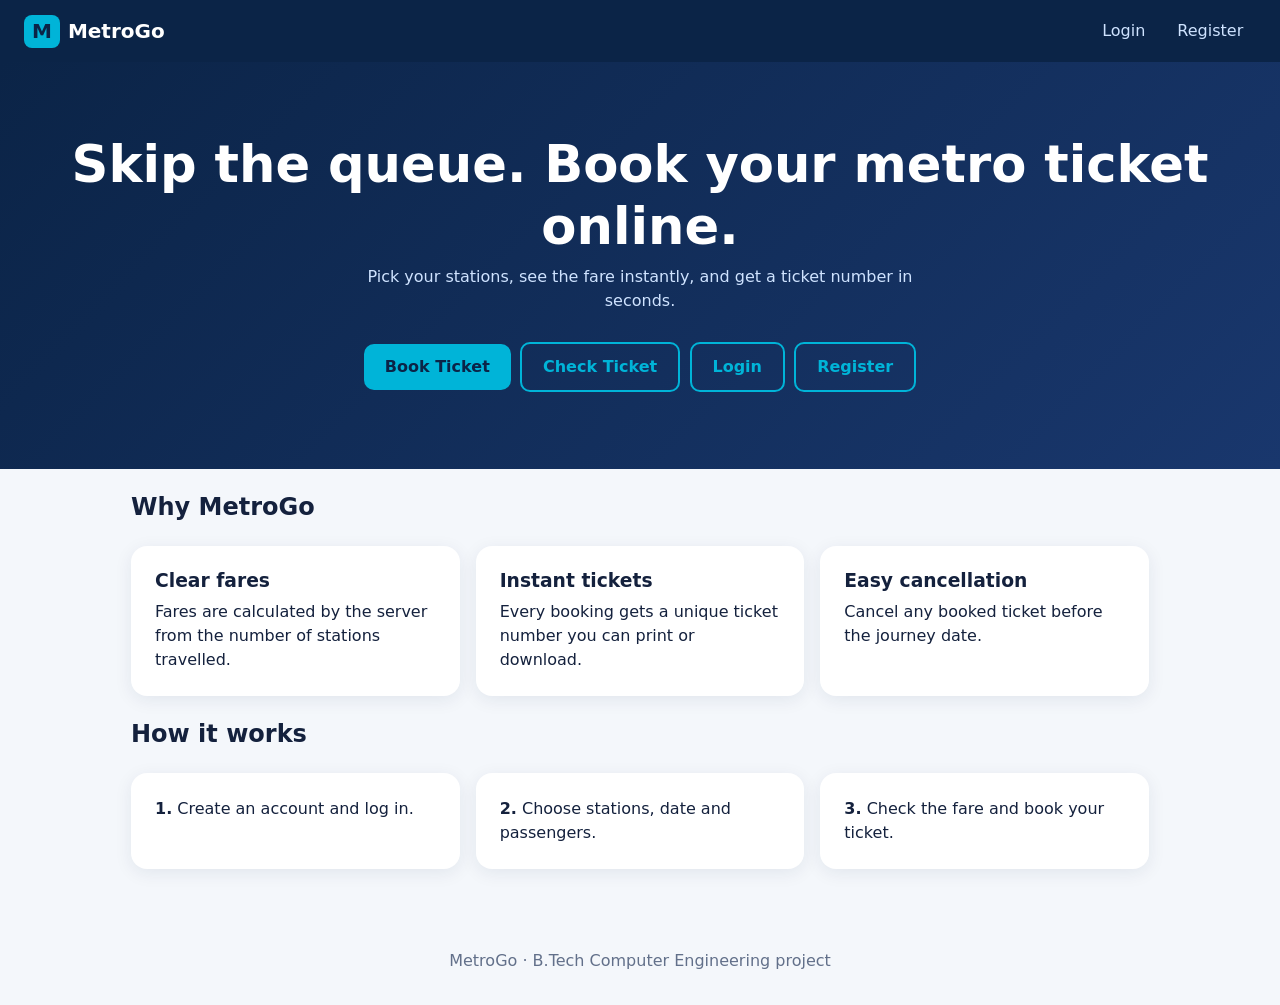
<file: metro-ticket-booking/frontend/index.html>
<!DOCTYPE html><html lang="en"><head><meta charset="UTF-8"><meta name="viewport" content="width=device-width,initial-scale=1"><title>Metro tickets · MetroGo</title><link rel="stylesheet" href="css/style.css"></head><body>
<header class="nav" id="nav"></header>
<section class="hero"><h1>Skip the queue. Book your metro ticket online.</h1><p>Pick your stations, see the fare instantly, and get a ticket number in seconds.</p>
<a class="btn" href="booking.html">Book Ticket</a><a class="btn ghost" href="tickets.html">Check Ticket</a><a class="btn ghost" href="login.html">Login</a><a class="btn ghost" href="register.html">Register</a></section>
<div class="container"><h2>Why MetroGo</h2><div class="features"><div class="card"><h3>Clear fares</h3>Fares are calculated by the server from the number of stations travelled.</div>
<div class="card"><h3>Instant tickets</h3>Every booking gets a unique ticket number you can print or download.</div><div class="card"><h3>Easy cancellation</h3>Cancel any booked ticket before the journey date.</div></div>
<h2>How it works</h2><div class="features"><div class="card"><b>1.</b> Create an account and log in.</div><div class="card"><b>2.</b> Choose stations, date and passengers.</div><div class="card"><b>3.</b> Check the fare and book your ticket.</div></div></div>
<footer>MetroGo · B.Tech Computer Engineering project</footer>
<script src="js/api.js"></script><script src="js/common.js"></script></body></html>
</file>
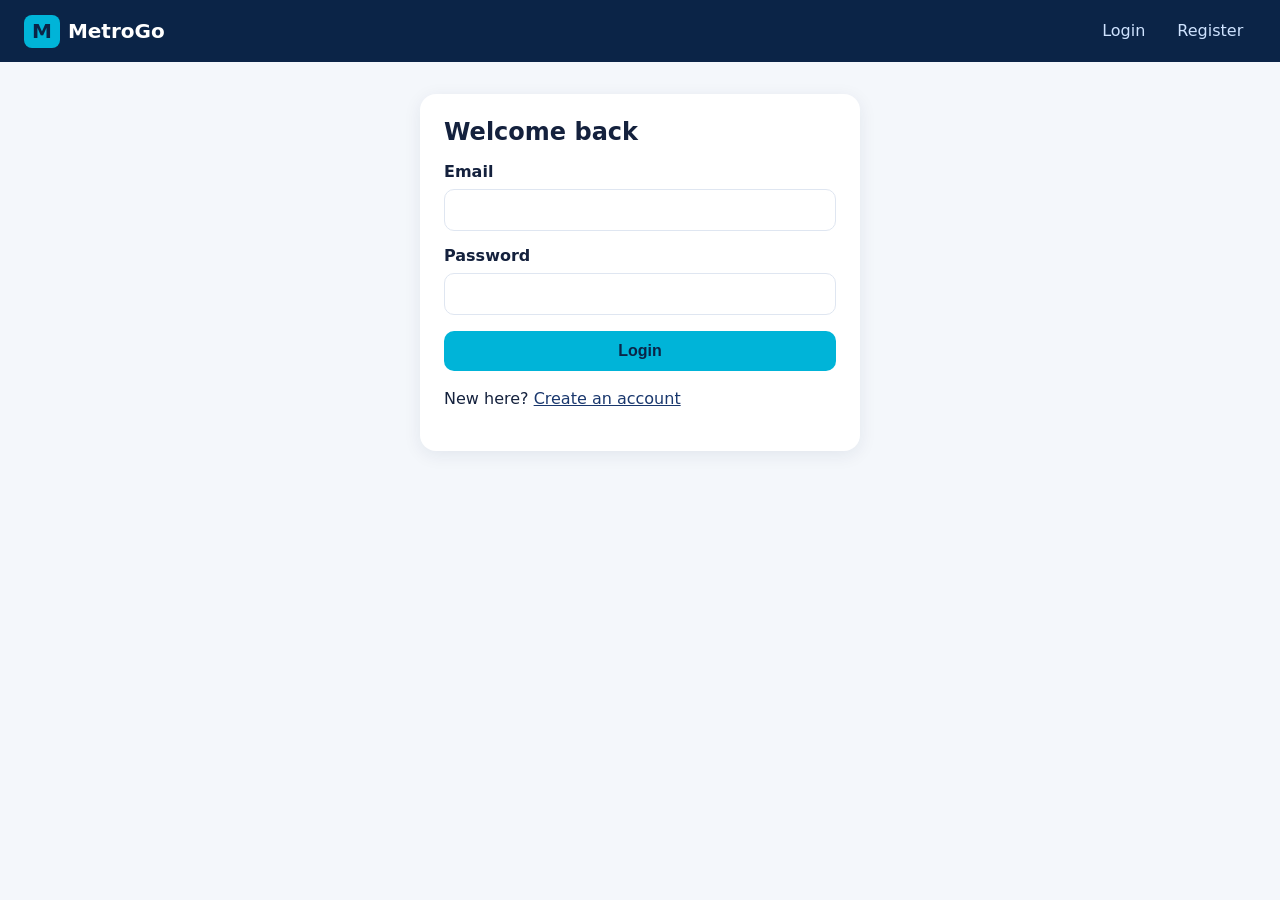
<file: metro-ticket-booking/frontend/admin.html>
<!DOCTYPE html><html lang="en"><head><meta charset="UTF-8"><meta name="viewport" content="width=device-width,initial-scale=1"><title>Admin · MetroGo</title><link rel="stylesheet" href="css/style.css"></head><body>
<header class="nav"><a class="logo" href="index.html"><i>M</i> MetroGo Admin</a></header>
<div class="admin"><nav class="sidebar"><a data-tab="dash">Dashboard</a><a data-tab="users">Users</a><a data-tab="stations">Stations</a><a data-tab="bookings">Bookings</a><a id="lo2">Logout</a></nav>
<main><div id="msg" class="msg"></div>
<section class="panel" id="dash"><h2>Dashboard</h2><div class="grid" id="cards"></div><h3 style="margin-top:1.5rem">Recent bookings</h3><div class="card table-wrap"><table><thead><tr><th>Ticket</th><th>User</th><th>Route</th><th>Date</th><th>Pax</th><th>Total</th><th>Status</th></tr></thead><tbody id="recent"></tbody></table></div></section>
<section class="panel" id="users"><h2>Users</h2><div class="card table-wrap"><table><thead><tr><th>ID</th><th>Name</th><th>Email</th><th>Phone</th><th>Role</th><th>Joined</th></tr></thead><tbody id="userRows"></tbody></table></div></section>
<section class="panel" id="stations"><h2>Stations</h2><form id="stationForm" class="card"><input type="hidden" id="sid"><div class="row"><div><label for="sname">Name</label><input id="sname" required></div><div><label for="scode">Code</label><input id="scode" required></div></div>
<div class="row"><div><label for="sline">Line</label><input id="sline"></div><div><label for="sorder">Order on line</label><input id="sorder" type="number" required></div></div>
<label><input type="checkbox" id="sactive" checked style="width:auto"> Active</label><p><button class="btn">Save station</button></p></form>
<div class="card table-wrap" style="margin-top:1rem"><table><thead><tr><th>Order</th><th>Name</th><th>Code</th><th>Line</th><th>Status</th><th></th></tr></thead><tbody id="stationRows"></tbody></table></div></section>
<section class="panel" id="bookings"><h2>All bookings</h2><div class="card table-wrap"><table><thead><tr><th>Ticket</th><th>User</th><th>Route</th><th>Date</th><th>Pax</th><th>Total</th><th>Status</th></tr></thead><tbody id="bookRows"></tbody></table></div></section>
</main></div>
<script src="js/api.js"></script><script src="js/common.js"></script><script src="js/admin.js"></script></body></html>
</file>
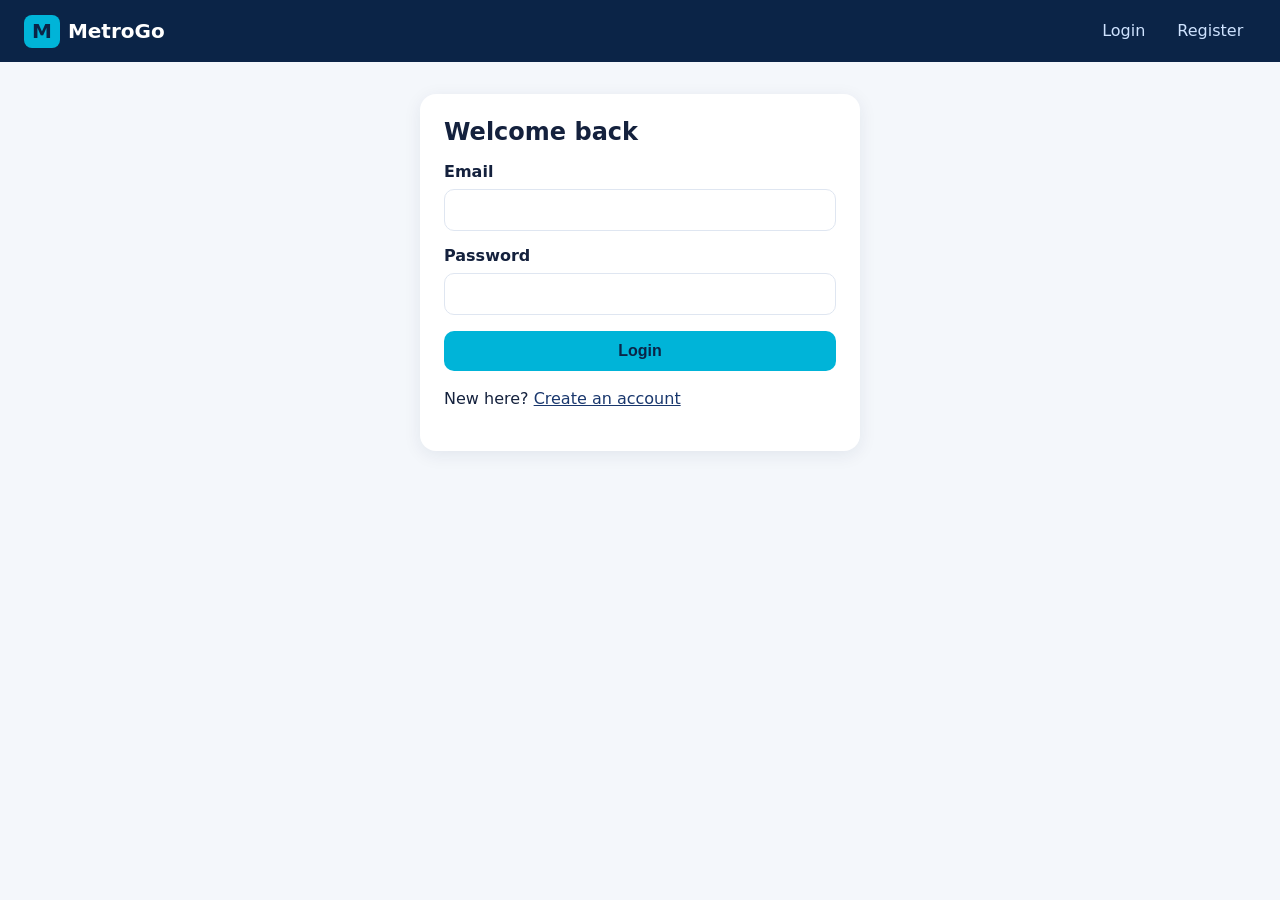
<file: metro-ticket-booking/frontend/booking.html>
<!DOCTYPE html><html lang="en"><head><meta charset="UTF-8"><meta name="viewport" content="width=device-width,initial-scale=1"><title>Book ticket · MetroGo</title><link rel="stylesheet" href="css/style.css"></head><body>
<header class="nav" id="nav"></header><div class="container" style="max-width:640px"><div id="msg" class="msg"></div>
<div id="bookingView" class="card"><h2>Book a ticket</h2><div class="row"><div><label for="from">From station</label><select id="from"></select></div><div><label for="to">To station</label><select id="to"></select></div></div>
<div class="row"><div><label for="date">Journey date</label><input id="date" type="date"></div><div><label for="pax">Passengers</label><input id="pax" type="number" min="1" max="10" value="1"></div></div>
<p><button class="btn" id="calcBtn">Calculate Fare</button></p>
<div class="summary"><h3>Journey summary</h3><div><span>From</span><b id="sFrom">—</b></div><div><span>To</span><b id="sTo">—</b></div><div><span>Date</span><b id="sDate">—</b></div>
<div><span>Passengers</span><b id="sPax">—</b></div><div><span>Fare per passenger</span><b id="sFare">—</b></div><div class="total"><span>Total fare</span><b id="sTotal">—</b></div></div>
<p><button class="btn dark" id="bookBtn" disabled>Proceed to Book</button></p></div>
<div id="confirmView" style="display:none"><div class="metro-ticket" id="ticketCard"></div>
<div class="actions no-print"><button class="btn" id="dlBtn">Download Ticket</button><button class="btn dark" id="printBtn">Print Ticket</button><a class="btn ghost" href="tickets.html">Back to Dashboard</a></div></div></div>
<script src="js/api.js"></script><script src="js/common.js"></script><script src="js/booking.js"></script></body></html>
</file>
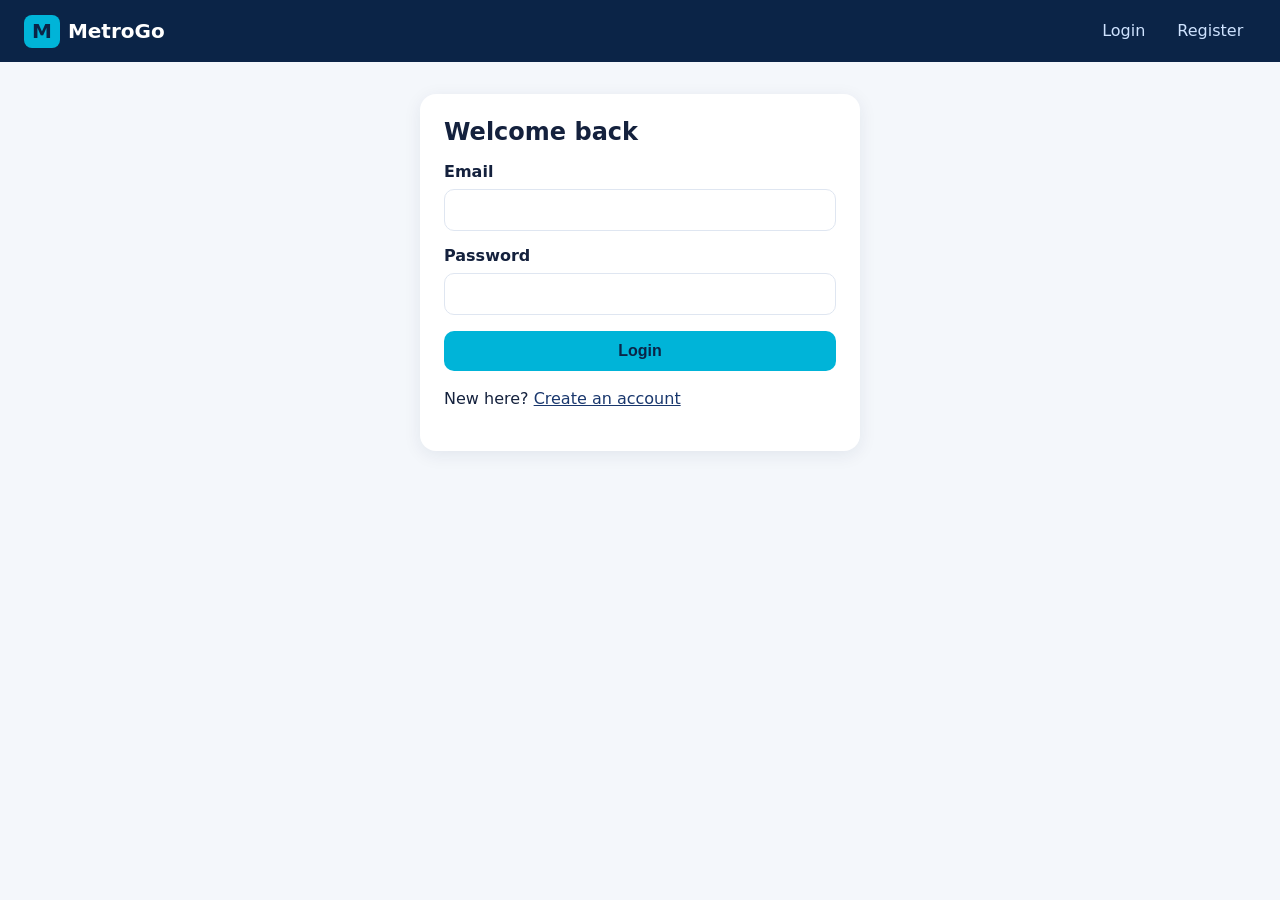
<file: metro-ticket-booking/frontend/login.html>
<!DOCTYPE html><html lang="en"><head><meta charset="UTF-8"><meta name="viewport" content="width=device-width,initial-scale=1"><title>Login · MetroGo</title><link rel="stylesheet" href="css/style.css"></head><body>
<header class="nav" id="nav"></header><div class="card form-card"><h2>Welcome back</h2><div id="msg" class="msg"></div>
<form id="authForm" novalidate><label for="email">Email</label><input id="email" type="email" autocomplete="email"><label for="password">Password</label><input id="password" type="password" autocomplete="current-password">
<p><button class="btn" style="width:100%">Login</button></p></form><p>New here? <a href="register.html">Create an account</a></p></div>
<script src="js/api.js"></script><script src="js/common.js"></script><script src="js/auth.js"></script></body></html>
</file>
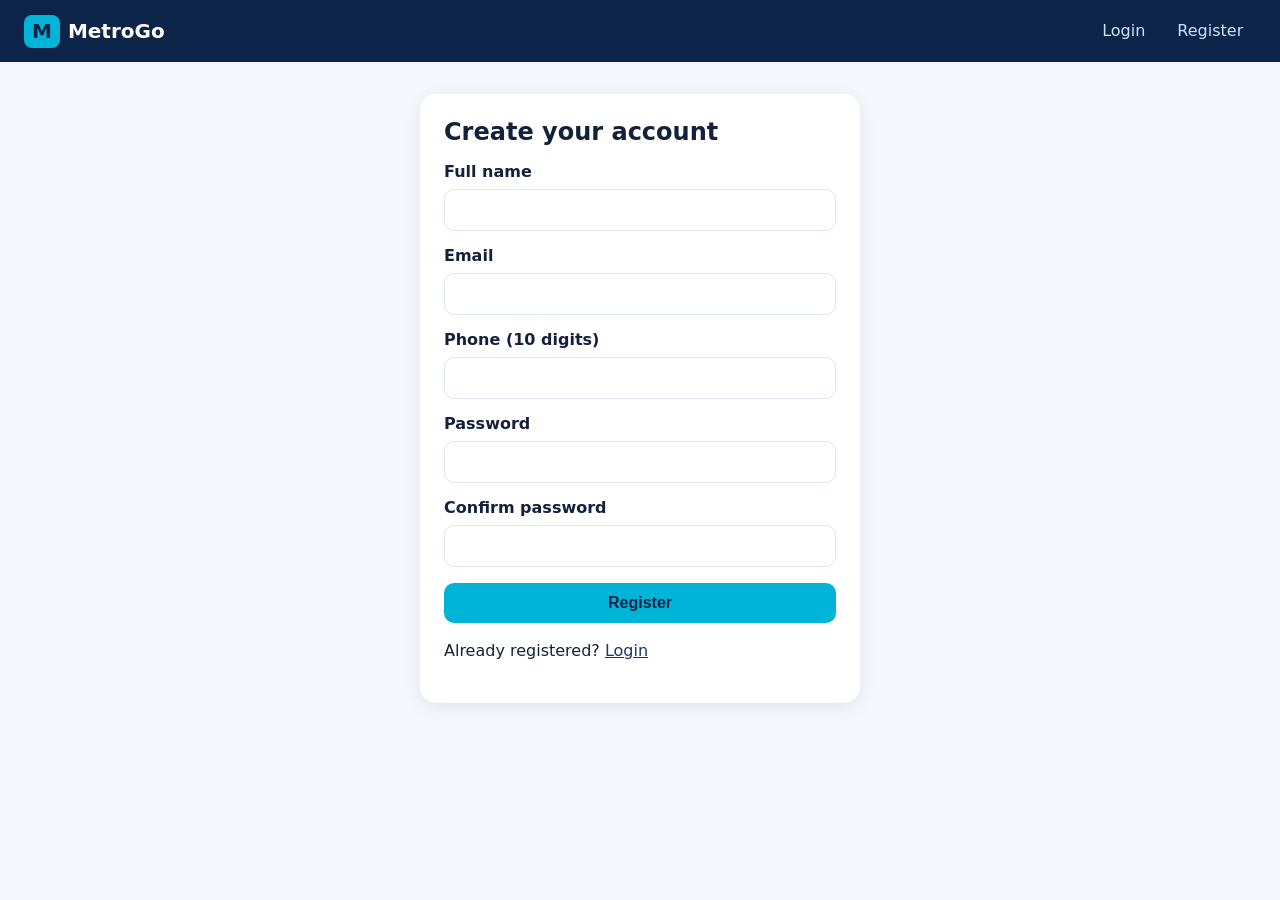
<file: metro-ticket-booking/frontend/register.html>
<!DOCTYPE html><html lang="en"><head><meta charset="UTF-8"><meta name="viewport" content="width=device-width,initial-scale=1"><title>Register · MetroGo</title><link rel="stylesheet" href="css/style.css"></head><body>
<header class="nav" id="nav"></header><div class="card form-card"><h2>Create your account</h2><div id="msg" class="msg"></div>
<form id="authForm" novalidate><label for="name">Full name</label><input id="name" autocomplete="name"><label for="email">Email</label><input id="email" type="email" autocomplete="email">
<label for="phone">Phone (10 digits)</label><input id="phone" inputmode="numeric" maxlength="10"><label for="password">Password</label><input id="password" type="password" autocomplete="new-password">
<label for="confirm">Confirm password</label><input id="confirm" type="password" autocomplete="new-password"><p><button class="btn" style="width:100%">Register</button></p></form>
<p>Already registered? <a href="login.html">Login</a></p></div>
<script src="js/api.js"></script><script src="js/common.js"></script><script src="js/auth.js"></script></body></html>
</file>
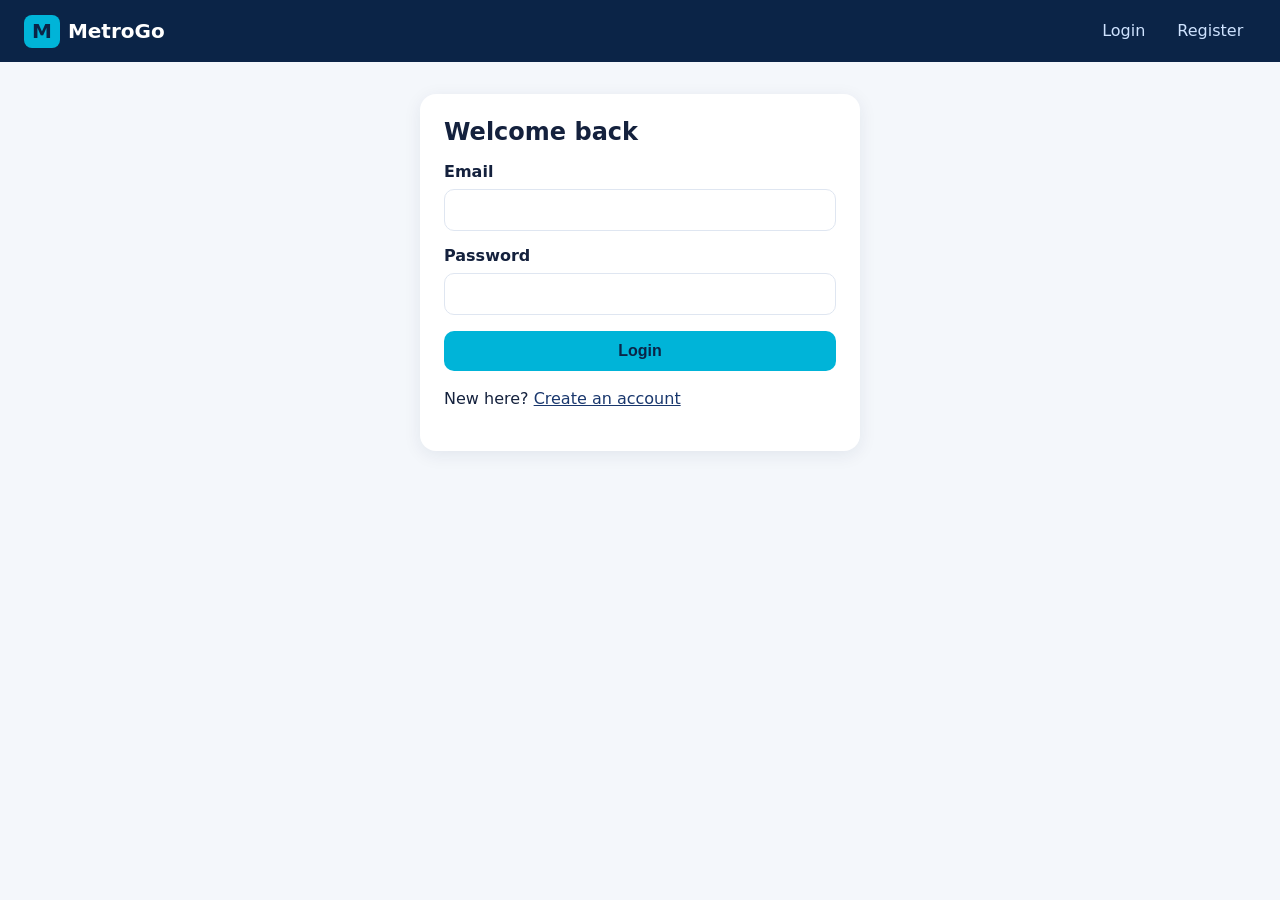
<file: metro-ticket-booking/frontend/tickets.html>
<!DOCTYPE html><html lang="en"><head><meta charset="UTF-8"><meta name="viewport" content="width=device-width,initial-scale=1"><title>My tickets · MetroGo</title><link rel="stylesheet" href="css/style.css"></head><body>
<header class="nav" id="nav"></header><div class="container"><h1 id="welcome"></h1><div id="msg" class="msg"></div>
<div class="grid"><div class="card stat"><b id="sTotal">0</b><span>Total tickets</span></div><div class="card stat"><b id="sActive">0</b><span>Active tickets</span></div>
<div class="card stat"><b id="sCancelled">0</b><span>Cancelled tickets</span></div><div class="card stat"><b id="sSpent">₹0.00</b><span>Total spent</span></div></div>
<p><a class="btn" href="booking.html">Book New Ticket</a></p><h2>My bookings</h2><div id="list" class="grid" style="grid-template-columns:repeat(auto-fit,minmax(300px,1fr))"></div></div>
<dialog id="dlg"><div id="detail"></div><form method="dialog"><button class="btn dark sm">Close</button></form></dialog>
<script src="js/api.js"></script><script src="js/common.js"></script><script src="js/tickets.js"></script></body></html>
</file>
<file: metro-ticket-booking/frontend/css/style.css>
:root{--navy:#0b2447;--blue:#19376d;--cyan:#00b4d8;--bg:#f4f7fb;--card:#fff;--text:#14213d;--muted:#62708a;--line:#dfe6f1;--ok:#1f9d55;--warn:#e8890c;--bad:#d64545}
*{box-sizing:border-box}html,body{margin:0;overflow-x:hidden}
body{font-family:"Segoe UI",system-ui,sans-serif;background:var(--bg);color:var(--text);line-height:1.5}
a{color:var(--blue)}h1,h2,h3{line-height:1.2;margin:0 0 .5rem}
.nav{background:var(--navy);color:#fff;display:flex;align-items:center;justify-content:space-between;padding:.8rem 1.5rem;flex-wrap:wrap;gap:.5rem;position:sticky;top:0;z-index:5}
.logo{font-weight:800;font-size:1.25rem;color:#fff;text-decoration:none;display:flex;align-items:center;gap:.5rem}
.logo i{background:var(--cyan);color:var(--navy);border-radius:8px;padding:.1rem .5rem;font-style:normal}
.nav-links{display:flex;gap:.4rem;flex-wrap:wrap;align-items:center}.nav-links a{color:#cfe3ff;text-decoration:none;padding:.4rem .8rem;border-radius:8px}
.nav-links a:hover{background:rgba(255,255,255,.12);color:#fff}
.btn{display:inline-block;border:0;border-radius:10px;padding:.7rem 1.3rem;font-size:1rem;font-weight:600;cursor:pointer;background:var(--cyan);color:var(--navy);text-decoration:none;transition:transform .15s,box-shadow .15s}
.btn:hover{transform:translateY(-2px);box-shadow:0 6px 16px rgba(0,180,216,.35)}.btn:disabled{opacity:.5;cursor:not-allowed;transform:none;box-shadow:none}
.btn.dark{background:var(--navy);color:#fff}.btn.ghost{background:transparent;border:2px solid var(--cyan);color:var(--cyan)}.btn.danger{background:var(--bad);color:#fff}.btn.sm{padding:.35rem .8rem;font-size:.85rem}
.container{max-width:1050px;margin:0 auto;padding:1.5rem 1rem}
.card{background:var(--card);border-radius:16px;box-shadow:0 4px 18px rgba(11,36,71,.08);padding:1.5rem}
.hero{background:linear-gradient(135deg,var(--navy),var(--blue));color:#fff;padding:4.5rem 1.5rem;text-align:center}
.hero h1{font-size:clamp(2rem,5vw,3.2rem)}.hero p{color:#cfe3ff;max-width:560px;margin:0 auto 1.5rem}.hero .btn{margin:.3rem}
.grid{display:grid;gap:1rem;grid-template-columns:repeat(auto-fit,minmax(210px,1fr))}
.stat b{display:block;font-size:1.8rem;color:var(--blue)}.stat span{color:var(--muted)}
label{display:block;font-weight:600;margin:.8rem 0 .3rem}
input,select{width:100%;padding:.7rem .8rem;border:1.5px solid var(--line);border-radius:10px;font-size:1rem;background:#fff}
input:focus,select:focus,.btn:focus-visible{outline:3px solid rgba(0,180,216,.4);border-color:var(--cyan)}
.form-card{max-width:440px;margin:2rem auto}.row{display:grid;gap:1rem;grid-template-columns:1fr 1fr}
.msg{padding:.7rem 1rem;border-radius:10px;margin:.8rem 0;display:none}.msg.show{display:block}.msg.error{background:#fdecec;color:var(--bad)}.msg.ok{background:#e6f6ec;color:var(--ok)}
.summary{background:var(--bg);border-radius:12px;padding:1rem;margin-top:1rem}.summary div{display:flex;justify-content:space-between;padding:.25rem 0;border-bottom:1px dashed var(--line);gap:1rem}
.summary .total{font-size:1.2rem;font-weight:700;color:var(--blue);border:0}
.badge{padding:.2rem .7rem;border-radius:99px;font-size:.8rem;font-weight:700}
.BOOKED{background:#e6f6ec;color:var(--ok)}.CANCELLED{background:#fdecec;color:var(--bad)}.COMPLETED{background:#fff2e0;color:var(--warn)}
.ticket{border-left:6px solid var(--cyan)}.ticket.CANCELLED{border-left-color:var(--bad);opacity:.8}.ticket.COMPLETED{border-left-color:var(--warn)}
.ticket .top{display:flex;justify-content:space-between;align-items:center;gap:.5rem;flex-wrap:wrap}.ticket .no{font-family:monospace;font-weight:700}
.ticket .route{font-size:1.15rem;font-weight:700;margin:.5rem 0}.actions{display:flex;gap:.5rem;flex-wrap:wrap;margin-top:.8rem}
.metro-ticket{border:2px dashed var(--blue);background:#fff;border-radius:16px;padding:1.5rem}.metro-ticket .ok{color:var(--ok);font-size:1.4rem;font-weight:700}
.table-wrap{overflow-x:auto}table{width:100%;border-collapse:collapse;min-width:520px}th,td{text-align:left;padding:.6rem;border-bottom:1px solid var(--line)}th{color:var(--muted);font-weight:600}
dialog{border:0;border-radius:16px;max-width:92vw;width:440px;padding:1.5rem}dialog::backdrop{background:rgba(11,36,71,.5)}
.features{display:grid;gap:1rem;grid-template-columns:repeat(auto-fit,minmax(230px,1fr));margin:1.5rem 0}
.admin{display:grid;grid-template-columns:210px 1fr;min-height:calc(100vh - 58px)}
.sidebar{background:var(--navy);padding:1rem}.sidebar a{display:block;color:#cfe3ff;padding:.7rem 1rem;border-radius:8px;cursor:pointer;text-decoration:none}.sidebar a.active,.sidebar a:hover{background:var(--blue);color:#fff}
.admin main{padding:1.5rem;min-width:0}.panel{display:none}.panel.active{display:block}
footer{text-align:center;color:var(--muted);padding:2rem 1rem}
@media(max-width:700px){.row{grid-template-columns:1fr}.admin{grid-template-columns:1fr}.sidebar{display:flex;overflow-x:auto;gap:.3rem}.sidebar a{white-space:nowrap}.hero{padding:3rem 1rem}}
@media(print){.nav,.no-print,footer{display:none!important}body{background:#fff}}
@media(prefers-reduced-motion:reduce){*{transition:none!important}}
</file>
